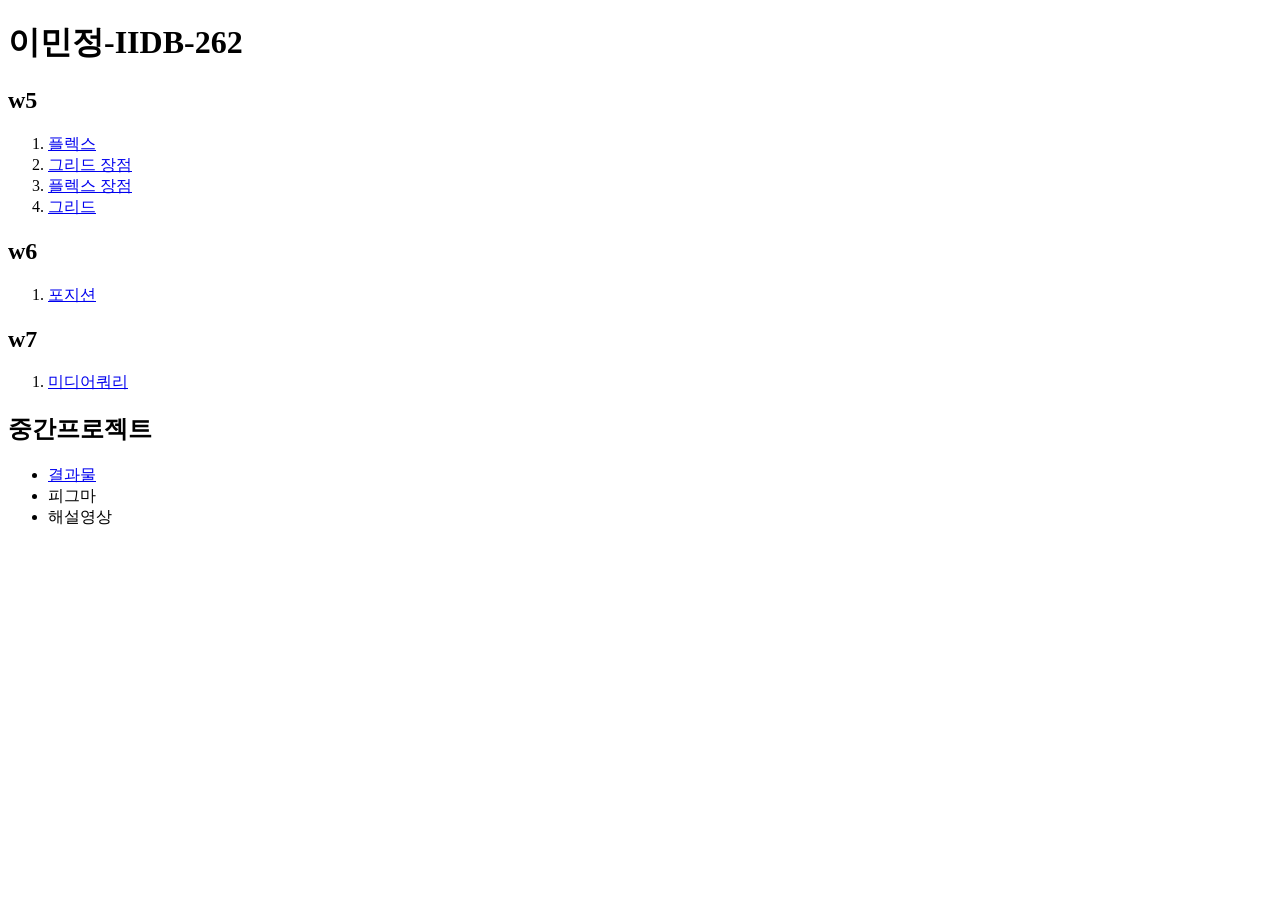
<file: index.html>
<!doctype html>
<html lang="ko">
  <head>
    <meta charset="UTF-8" />
    <meta name="viewport" content="width=device-width, initial-scale=1.0" />
    <title>이민정-IIDB-262</title>
  </head>
  <body>
    <h1>이민정-IIDB-262</h1>
    <h2>w5</h2>
    <ol>
      <li>
        <a href="./src/w5/code1/idex.html">플렉스</a>
      </li>
      <li>
        <a href="./src/w5/code2/idex.html">그리드 장점</a>
      </li>
      <li>
        <a href="./src/w5/code3/idex.html">플렉스 장점</a>
      </li>
      <li>
        <a href="./src/w5/code4/idex.html">그리드</a>
      </li>
    </ol>
    <h2>w6</h2>
    <ol>
      <li>
        <a href="./src/w6/code1/index.html">포지션</a>
      </li>
    </ol>
    <h2>w7</h2>
    <ol>
      <li>
        <a href="./src/w7/code1/index.html">미디어쿼리</a>
      </li>
    </ol>
    <h2>중간프로젝트</h2>
    <ul>
      <li><a href="./src/mid/index.html">결과물</a></li>
      <li>피그마</li>
      <li>해설영상</li>
    </ul>
  </body>
</html>
</file>
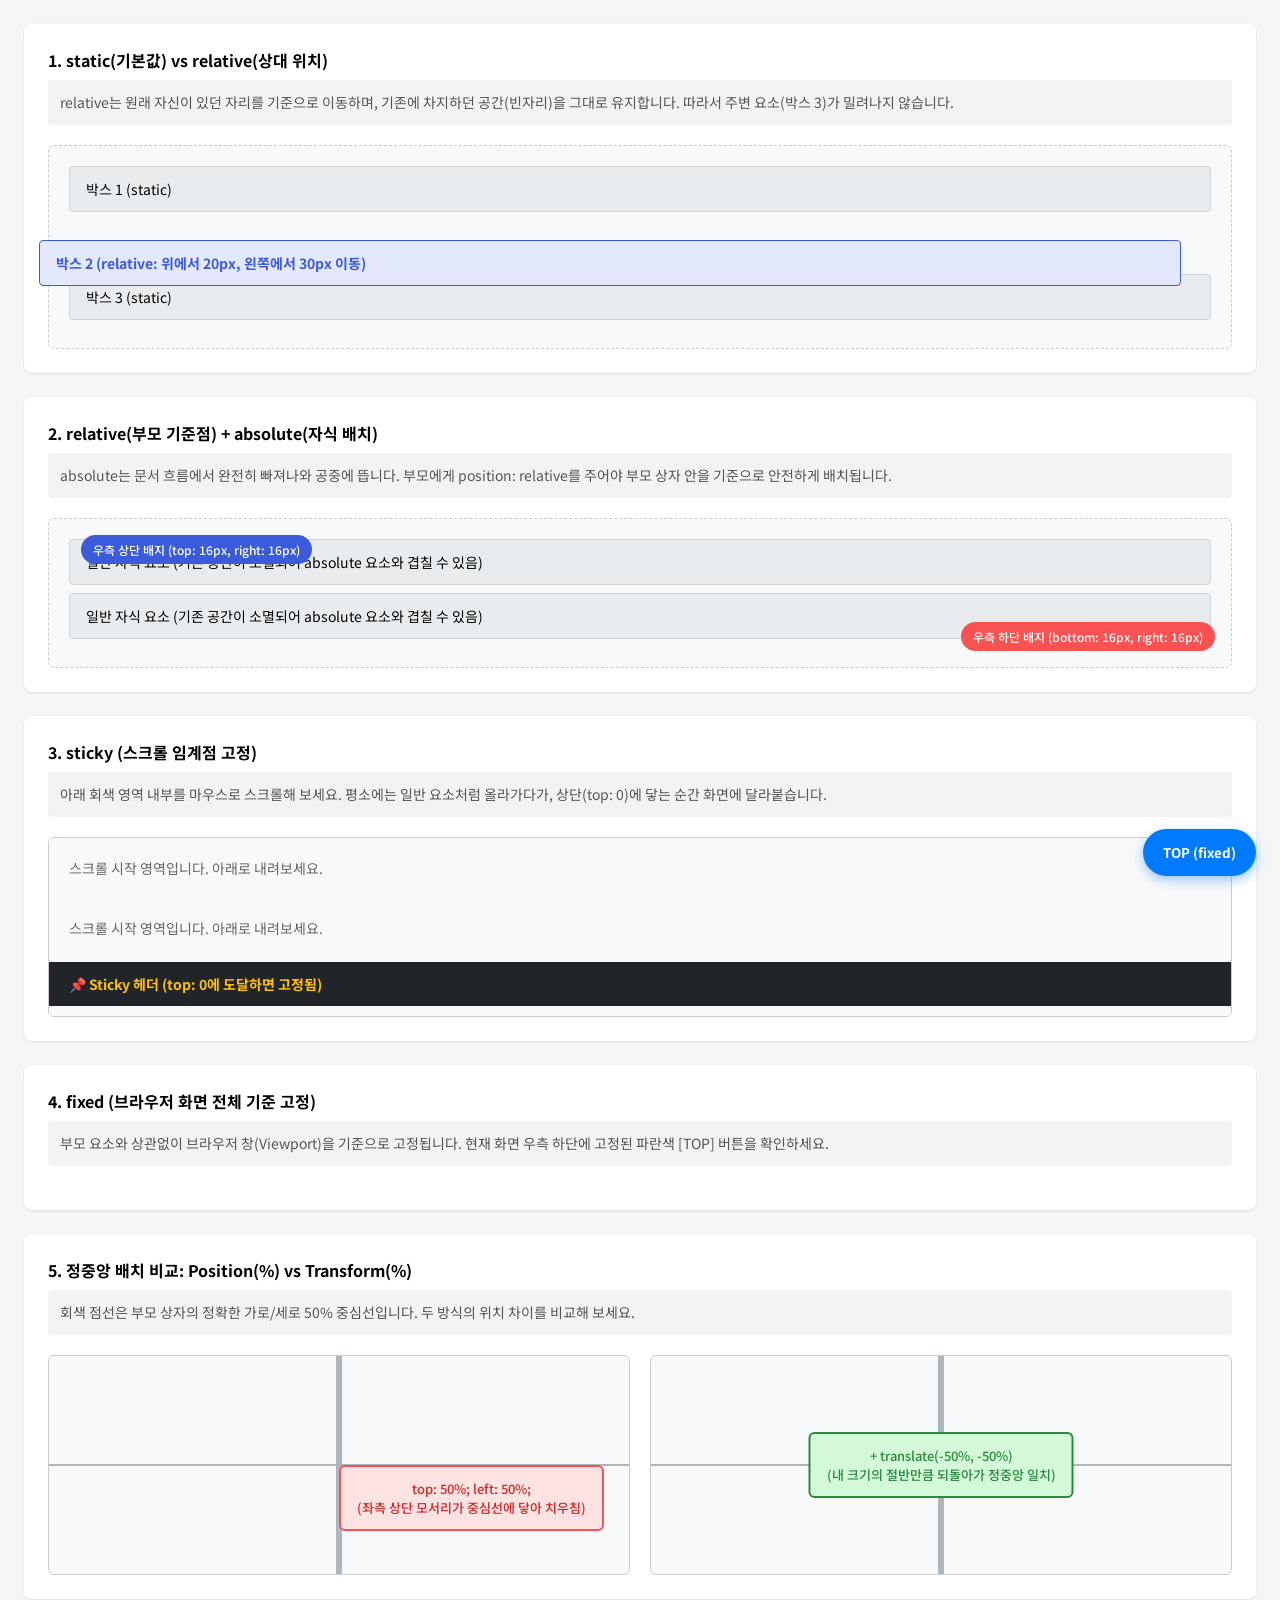
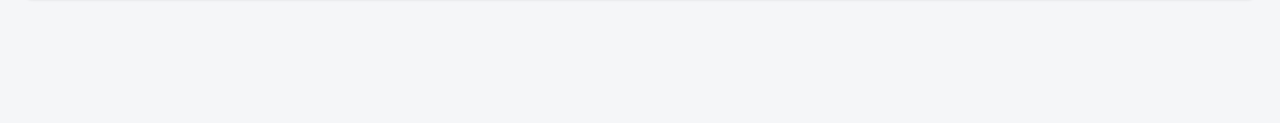
<file: src/w6/code1/index.html>
<!doctype html>
<html lang="en">
  <head>
    <meta charset="UTF-8" />
    <link rel="stylesheet" href="./style.css" />
    <meta name="viewport" content="width=device-width, initial-scale=1.0" />
    <title>Pen</title>
    <!-- Noto Sans KR 폰트 -->
    <link
      href="https://fonts.googleapis.com/css2?family=Noto+Sans+KR:wght@400;500;700&display=swap"
      rel="stylesheet"
    />
  </head>
  <body>
    <!-- 1. static vs relative -->
    <div class="box">
      <h3 class="title">1. static(기본값) vs relative(상대 위치)</h3>
      <p class="desc">
        relative는 원래 자신이 있던 자리를 기준으로 이동하며, 기존에 차지하던
        공간(빈자리)을 그대로 유지합니다. 따라서 주변 요소(박스 3)가 밀려나지
        않습니다.
      </p>

      <div class="demo-stage">
        <div class="item">박스 1 (static)</div>
        <div class="item pos-relative">
          박스 2 (relative: 위에서 20px, 왼쪽에서 30px 이동)
        </div>
        <div class="item" style="position: relative">박스 3 (static)</div>
      </div>
    </div>

    <!-- 2. relative(부모 기준점) + absolute(절대 위치) -->
    <div class="box" style="position: relative">
      <h3 class="title">2. relative(부모 기준점) + absolute(자식 배치)</h3>
      <p class="desc">
        absolute는 문서 흐름에서 완전히 빠져나와 공중에 뜹니다. 부모에게
        position: relative를 주어야 부모 상자 안을 기준으로 안전하게 배치됩니다.
      </p>

      <div class="demo-stage parent-relative">
        <div class="item">
          일반 자식 요소 (기존 공간이 소멸되어 absolute 요소와 겹칠 수 있음)
        </div>
        <div class="badge pos-absolute-top">
          우측 상단 배지 (top: 16px, right: 16px)
        </div>
        <div class="badge pos-absolute-bottom">
          우측 하단 배지 (bottom: 16px, right: 16px)
        </div>
        <div class="item">
          일반 자식 요소 (기존 공간이 소멸되어 absolute 요소와 겹칠 수 있음)
        </div>
      </div>
    </div>

    <!-- 3. sticky (스크롤 반응형 고정) -->
    <div class="box">
      <h3 class="title">3. sticky (스크롤 임계점 고정)</h3>
      <p class="desc">
        아래 회색 영역 내부를 마우스로 스크롤해 보세요. 평소에는 일반 요소처럼
        올라가다가, 상단(top: 0)에 닿는 순간 화면에 달라붙습니다.
      </p>

      <div class="scroll-container">
        <div class="scroll-text">
          스크롤 시작 영역입니다. 아래로 내려보세요.
        </div>
        <div class="scroll-text">
          스크롤 시작 영역입니다. 아래로 내려보세요.
        </div>
        <div class="scroll-text">
          스크롤 시작 영역입니다. 아래로 내려보세요.
        </div>
        <div class="scroll-text">
          스크롤 시작 영역입니다. 아래로 내려보세요.
        </div>
        <div class="scroll-text">
          스크롤 시작 영역입니다. 아래로 내려보세요.
        </div>
        <div class="sticky-bar">📌 Sticky 헤더 (top: 0에 도달하면 고정됨)</div>
        <div class="scroll-content">
          <p>Lorem ipsum dolor sit amet.</p>
          <p>Aut vero quae aperiam illum.</p>
          <p>Quidem quam laborum nam adipisci.</p>
          <p>Dicta quisquam impedit quam optio.</p>
          <p>Neque vitae assumenda repellat eum?</p>
          <p>Adipisci quam quia commodi dignissimos?</p>
          <p>Laborum, accusantium possimus. Explicabo, sapiente rem?</p>
          <p>Ullam at distinctio exercitationem odit delectus!</p>
          <p>
            Nostrum ab asperiores obcaecati necessitatibus iste alias sequi!
          </p>
          <p>Autem, modi nobis! Aliquid dolor tenetur inventore aspernatur?</p>
        </div>
      </div>
    </div>

    <!-- 4. fixed (뷰포트 고정) -->
    <div class="box">
      <h3 class="title">4. fixed (브라우저 화면 전체 기준 고정)</h3>
      <p class="desc">
        부모 요소와 상관없이 브라우저 창(Viewport)을 기준으로 고정됩니다. 현재
        화면 우측 하단에 고정된 파란색 [TOP] 버튼을 확인하세요.
      </p>

      <!-- 코드 위치는 이 섹션 안에 있지만, 화면 우측 하단에 고정되어 표시됨 -->
      <button class="fixed-btn">TOP (fixed)</button>
    </div>

    <!-- 5. 퍼센트(%) 기준점 차이: Position vs Transform -->
    <div class="box">
      <h3 class="title">5. 정중앙 배치 비교: Position(%) vs Transform(%)</h3>
      <p class="desc">
        회색 점선은 부모 상자의 정확한 가로/세로 50% 중심선입니다. 두 방식의
        위치 차이를 비교해 보세요.
      </p>

      <div class="compare-grid">
        <!-- 5-1. top/left만 쓴 경우 -->
        <div class="center-stage">
          <div class="target only-pos">
            top: 50%; left: 50%;
            <br />
            (좌측 상단 모서리가 중심선에 닿아 치우침)
          </div>
        </div>

        <!-- 5-2. transform까지 함께 쓴 경우 -->
        <div class="center-stage">
          <div class="target with-transform">
            + translate(-50%, -50%)
            <br />
            (내 크기의 절반만큼 되돌아가 정중앙 일치)
          </div>
        </div>
      </div>
    </div>
  </body>
</html>
</file>
<file: src/w6/code1/style.css>
/* =========================================
   공통 세팅 및 재활용 스타일
   ========================================= */
* {
  box-sizing: border-box;
  margin: 0;
  padding: 0;
  font-family: "Noto Sans KR", sans-serif;
}

body {
  padding: 24px;
  padding-bottom: 100px; /* 하단 fixed 버튼 여백 확보 */
  background-color: #f5f6f8;
}

.box {
  background-color: #fff;
  padding: 24px;
  margin-bottom: 24px;
  border-radius: 8px;
  box-shadow: 0 1px 3px rgba(0, 0, 0, 0.1);
}

.title {
  font-size: 16px;
  margin-bottom: 8px;
}

.desc {
  font-size: 14px;
  color: #555;
  margin-bottom: 20px;
  background-color: #f1f3f5;
  padding: 12px;
  border-radius: 4px;
  line-height: 1.5;
}

/* 실습용 무대 및 기본 블록 */
.demo-stage {
  background-color: #f8f9fa;
  border: 1px dashed #ccc;
  padding: 20px;
  border-radius: 6px;
}

.item {
  background-color: #e9ecef;
  border: 1px solid #ced4da;
  padding: 12px 16px;
  margin-bottom: 8px;
  border-radius: 4px;
  font-size: 14px;
}

/* =========================================
   1. static vs relative
   ========================================= */
.pos-relative {
  position: relative;
  top: 20px; /* 원래 위치에서 아래로 20px 이동 */
  right: 30px; /* 원래 위치에서 오른쪽으로 30px 이동 */
  background-color: #e3e8fc;
  border-color: #3b5bdb;
  color: #3b5bdb;
  font-weight: 700;
  z-index: 1;
  /* 아래 박스와 겹칠 때 위로 올라오도록 설정 */
}

/* =========================================
   2. relative + absolute
   ========================================= */
.parent-relative {
  position: relative;
  /* 자식(absolute)이 도망가지 못하게 기준점 선언 */
  /*height: 320px;*/
}

.badge {
  position: absolute; /* 문서 흐름에서 이탈 */
  background-color: #3b5bdb;
  color: #fff;
  padding: 6px 12px;
  border-radius: 20px;
  font-size: 12px;
  font-weight: 500;
}

.pos-absolute-top {
  top: 16px;
  left: 32px;
}

.pos-absolute-bottom {
  bottom: 16px;
  right: 16px;
  background-color: #fa5252;
}

/* =========================================
   3. sticky (스크롤 고정)
   ========================================= */
.scroll-container {
  height: 180px;
  overflow-y: auto; /* 내부 스크롤 생성 */
  border: 1px solid #ccc;
  border-radius: 6px;
  background-color: #f8f9fa;
}

.scroll-text {
  padding: 20px;
  font-size: 14px;
  color: #666;
}

.sticky-bar {
  position: sticky;
  bottom: 10px; /* 스크롤 시 컨테이너 최상단(0px)에 닿으면 달라붙음 */
  background-color: #212529;
  color: #ffc107;
  padding: 12px 20px;
  font-weight: 700;
  font-size: 14px;
}

.scroll-content p {
  padding: 20px;
  border-bottom: 1px solid #eee;
  font-size: 14px;
}

/* =========================================
   4. fixed (뷰포트 고정)
   ========================================= */
.fixed-btn {
  position: fixed;
  bottom: 24px; /* 브라우저 창 하단에서 24px */
  right: 24px; /* 브라우저 창 우측에서 24px */
  background-color: #007aff;
  color: #fff;
  border: none;
  padding: 14px 20px;
  border-radius: 30px;
  font-weight: 700;
  box-shadow: 0 4px 12px rgba(0, 122, 255, 0.4);
  cursor: pointer;
  z-index: 100;
}

/* =========================================
   5. 퍼센트(%) 기준점 차이 (정중앙 배치)
   ========================================= */
.compare-grid {
  display: grid;
  grid-template-columns: 1fr 1fr;
  gap: 20px;
}

.center-stage {
  position: relative; /* 자식(absolute)의 기준점 */
  height: 220px;
  background-color: #f8f9fa;
  border: 1px solid #ccc;
  border-radius: 6px;
  /* 정중앙을 눈으로 확인하기 위한 십자가 가이드선 배경 */
  background-image:
    linear-gradient(
      to right,
      transparent 49.5%,
      #adb5bd 49.5%,
      #adb5bd 50.5%,
      transparent 50.5%
    ),
    linear-gradient(
      to bottom,
      transparent 49.5%,
      #adb5bd 49.5%,
      #adb5bd 50.5%,
      transparent 50.5%
    );
}

.target {
  position: absolute;
  padding: 12px 16px;
  border-radius: 6px;
  font-size: 13px;
  font-weight: 500;
  text-align: center;
  white-space: nowrap;
}

/* 5-1. 부모 크기의 50%만 이동한 경우 (치우침) */
.only-pos {
  top: 50%;
  left: 50%;
  background-color: #ffe3e3;
  border: 2px solid #fa5252;
  color: #c92a2a;
}

/* 5-2. 자기 크기의 50%만큼 역방향 이동을 추가한 경우 (정중앙) */
.with-transform {
  top: 50%;
  left: 50%;
  transform: translate(
    -50%,
    -50%
  ); /* 핵심: 자기 자신 크기의 절반만큼 뒤로 당김 */
  background-color: #d3f9d8;
  border: 2px solid #2b8a3e;
  color: #2b8a3e;
}
</file>
